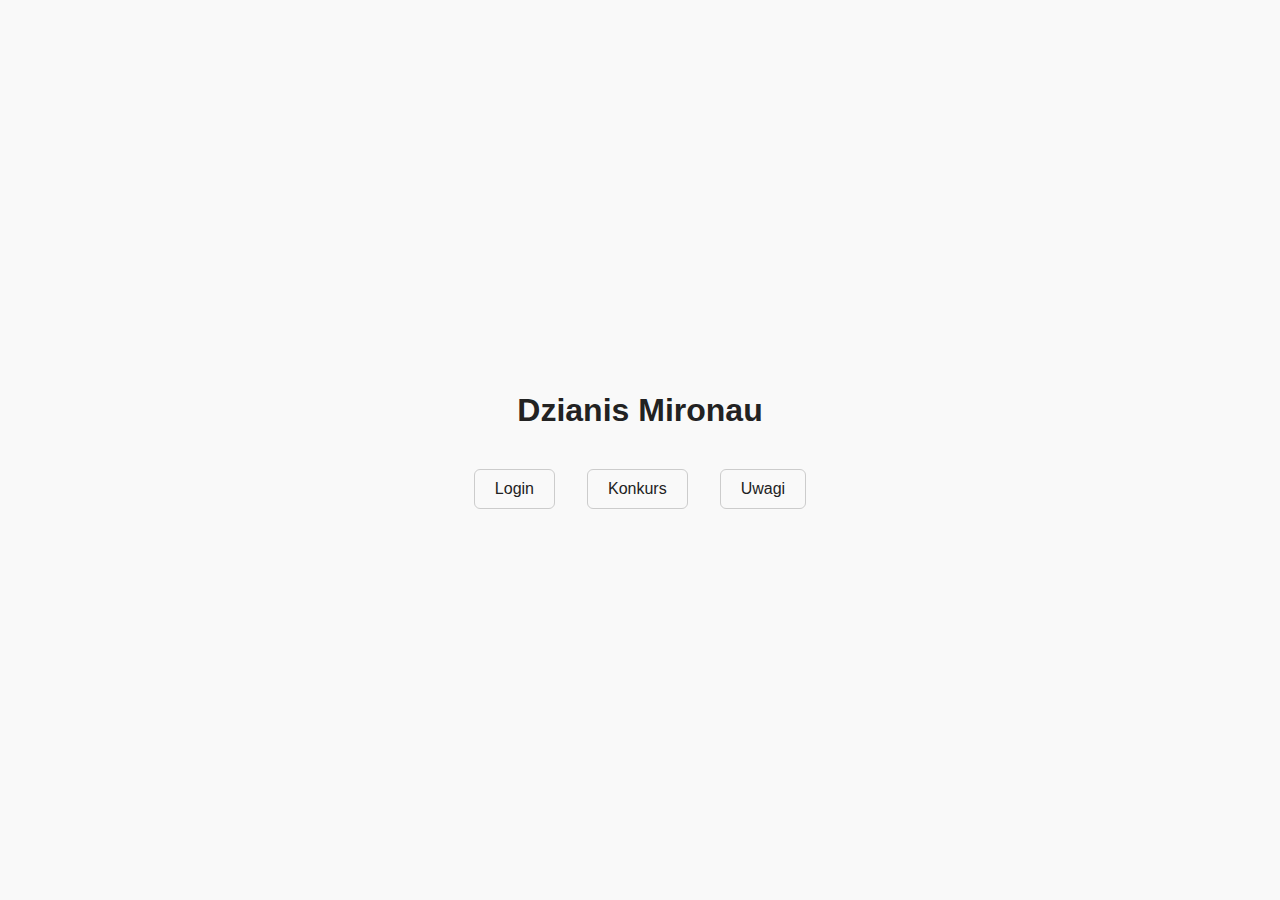
<file: lab-1/index.html>
<!DOCTYPE html>
<html lang="pl">
  <head>
    <meta charset="UTF-8" />
    <title>Lab 1</title>
    <link rel="stylesheet" href="css/main.css" />
  </head>
  <body>
    <div class="container">
      <h1>Dzianis Mironau</h1>
      <nav>
        <a href="login.html">Login</a>
        <a href="konkurs.html">Konkurs</a>
        <a href="uwagi.html">Uwagi</a>
      </nav>
    </div>
  </body>
</html>
</file>
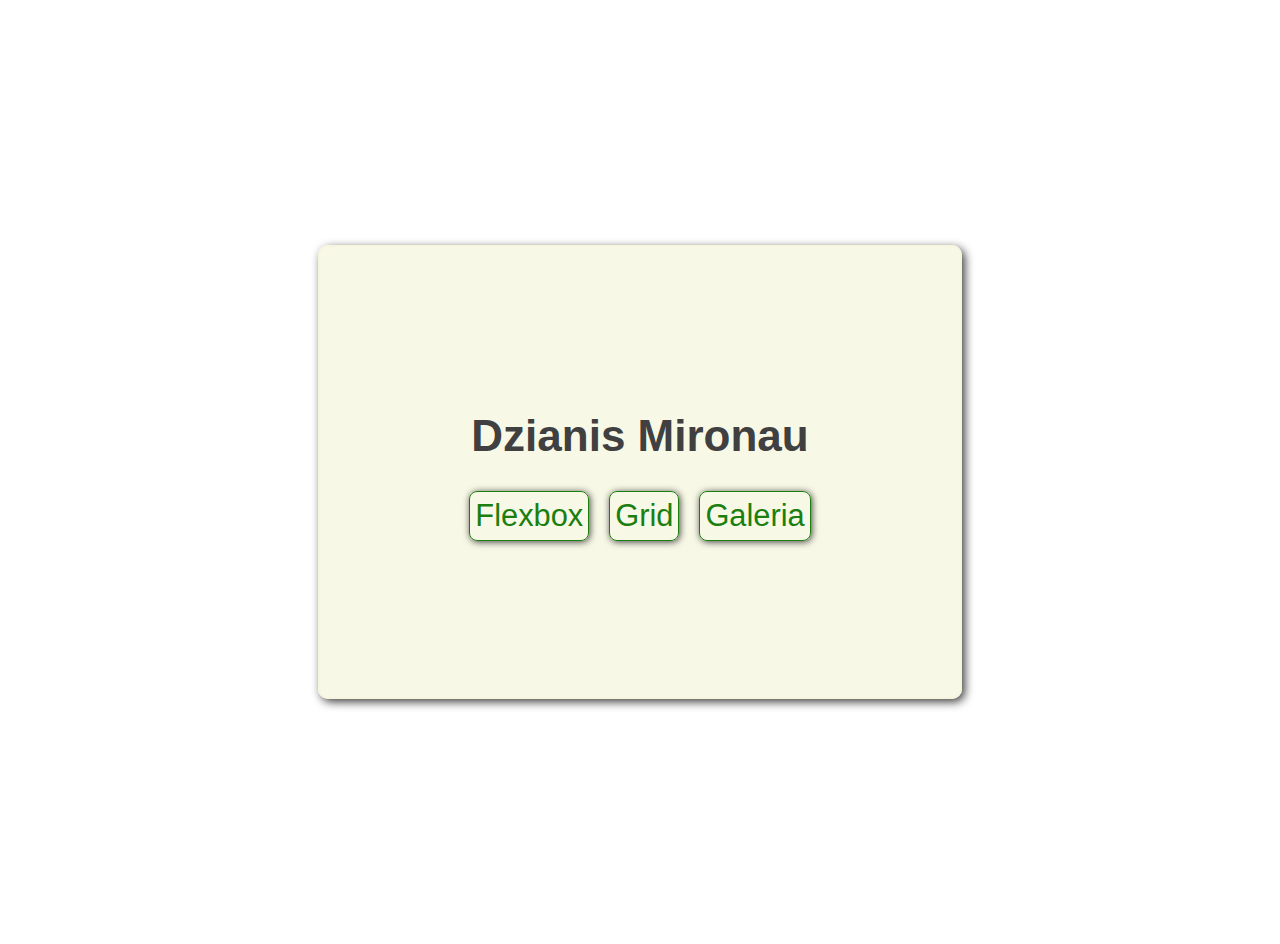
<file: lab-2/index.html>
<!DOCTYPE html>
<html lang="pl">
  <head>
    <meta charset="UTF-8" />
    <title>Lab 2</title>
    <link rel="stylesheet" href="css/style.css" />
  </head>
  <body>
    <div class="container">
      <h1>Dzianis Mironau</h1>
      <nav>
        <a href="flex.html">Flexbox</a>
        <a href="grid.html">Grid</a>
        <a href="galeria.html">Galeria</a>
      </nav>
    </div>
  </body>
</html>
</file>
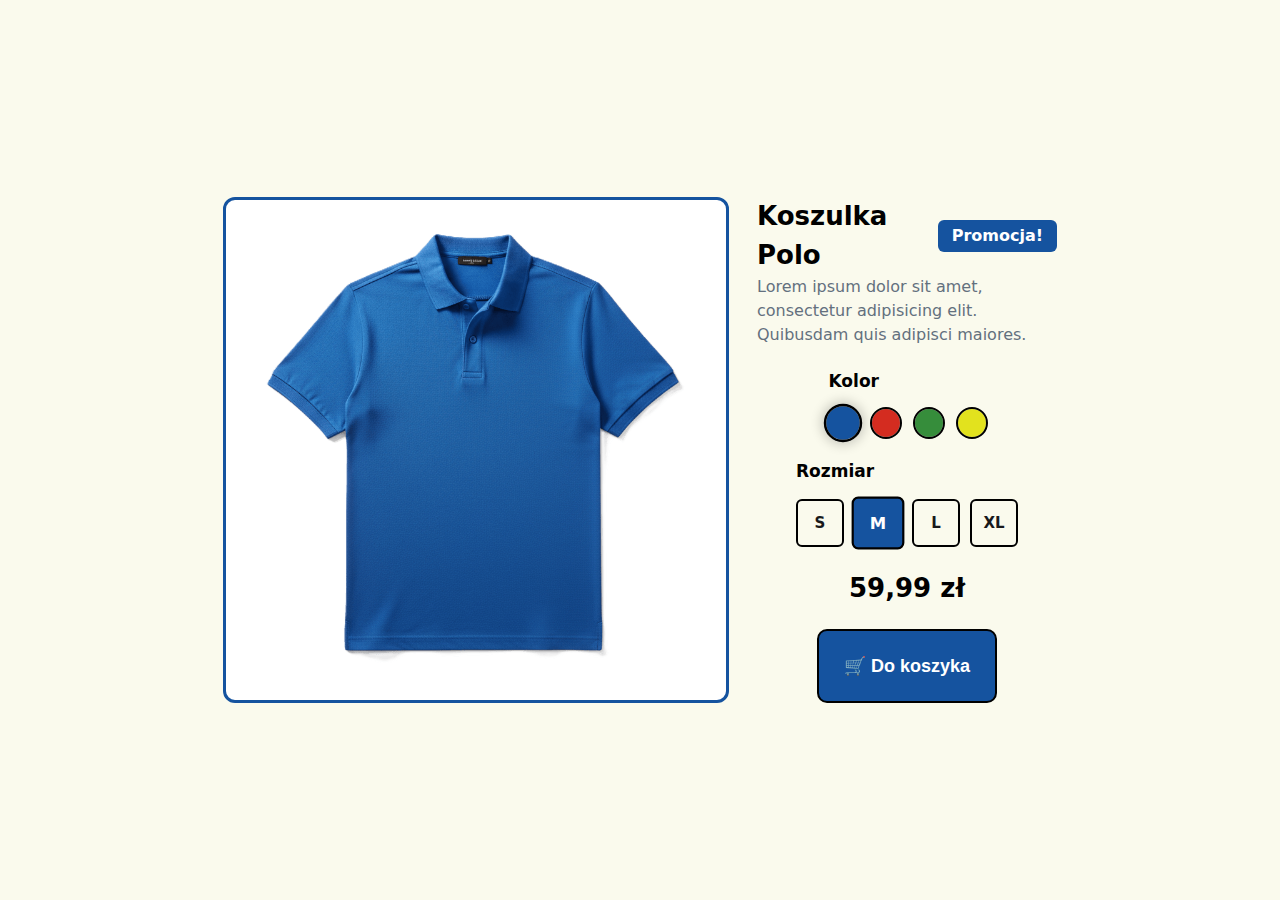
<file: lab-3/index.html>
<!DOCTYPE html>
<html lang="pl">
  <head>
    <meta charset="UTF-8" />
    <meta name="viewport" content="width=device-width, initial-scale=1.0" />
    <title>Lab-3</title>
    <link rel="stylesheet" href="css/style.css" />
  </head>
  <body>
    <main class="page">
      <form id="variant">
        <input type="radio" class="visually-hidden" id="color-blue" name="color" checked />
        <input type="radio" class="visually-hidden" id="color-red" name="color" />
        <input type="radio" class="visually-hidden" id="color-green" name="color" />
        <input type="radio" class="visually-hidden" id="color-yellow" name="color" />

        <input type="radio" class="visually-hidden" id="size-s" name="size" />
        <input type="radio" class="visually-hidden" id="size-m" name="size" checked />
        <input type="radio" class="visually-hidden" id="size-l" name="size" />
        <input type="radio" class="visually-hidden" id="size-xl" name="size" />
      </form>

      <section class="polo-images">
        <div class="image" aria-label="Koszulka Polo"></div>
      </section>

      <section class="panel">
        <header class="header">
          <h1>Koszulka Polo</h1>
          <span class="promotion">Promocja!</span>
          <p class="description">
            Lorem ipsum dolor sit amet, consectetur adipisicing elit. Quibusdam
            quis adipisci maiores.
          </p>
        </header>

        <fieldset class="colors-choice">
          <legend>Kolor</legend>
          <div class="swatches">
            <label for="color-blue" title="Niebieski"></label>
            <label for="color-red" title="Czerwony"></label>
            <label for="color-green" title="Zielony"></label>
            <label for="color-yellow" title="Żółty"></label>
          </div>
        </fieldset>

        <fieldset class="sizes">
          <legend>Rozmiar</legend>
          <div class="size-grid" role="radiogroup">
            <label for="size-s" class="size">S</label>
            <label for="size-m" class="size">M</label>
            <label for="size-l" class="size">L</label>
            <label for="size-xl" class="size">XL</label>
          </div>
        </fieldset>

        <div class="price">59,99 zł</div>
        <button type="submit" form="variant">🛒 Do koszyka</button>
    </main>
  </body>
</html>
</file>
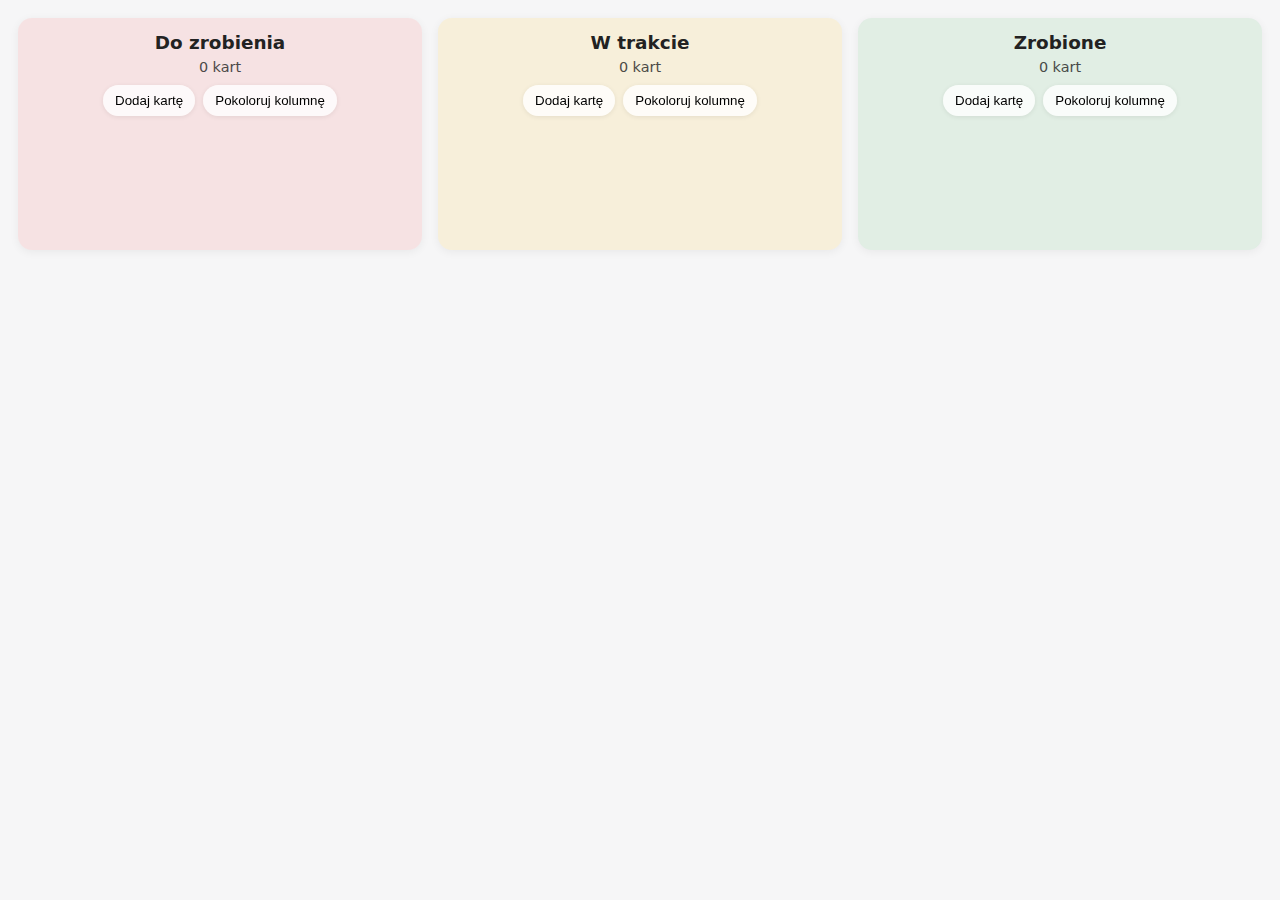
<file: lab-4/index.html>
<!DOCTYPE html>
<html lang="pl">
  <head>
    <meta charset="utf-8" />
    <meta name="viewport" content="width=device-width,initial-scale=1" />
    <title>lab-4 Kanban</title>
    <link rel="stylesheet" href="css/style.css" />
  </head>
  <body>
    <main id="app">
      <section class="column" data-col="todo" aria-label="Do zrobienia">
        <header class="column__header">
          <h2 class="column__title">Do zrobienia</h2>
          <div class="column__counter" aria-live="polite">
            <span data-counter>0</span> kart
          </div>
          <div class="column__actions">
            <button class="btn btn-add" data-action="add">Dodaj kartę</button>
            <button class="btn btn-paint" data-action="paint">
              Pokoloruj kolumnę
            </button>
          </div>
        </header>
        <div class="column__cards" data-dropzone></div>
      </section>

      <section class="column" data-col="inprogress" aria-label="W trakcie">
        <header class="column__header">
          <h2 class="column__title">W trakcie</h2>
          <div class="column__counter" aria-live="polite">
            <span data-counter>0</span> kart
          </div>
          <div class="column__actions">
            <button class="btn btn-add" data-action="add">Dodaj kartę</button>
            <button class="btn btn-paint" data-action="paint">
              Pokoloruj kolumnę
            </button>
          </div>
        </header>
        <div class="column__cards" data-dropzone></div>
      </section>

      <section class="column" data-col="done" aria-label="Zrobione">
        <header class="column__header">
          <h2 class="column__title">Zrobione</h2>
          <div class="column__counter" aria-live="polite">
            <span data-counter>0</span> kart
          </div>
          <div class="column__actions">
            <button class="btn btn-add" data-action="add">Dodaj kartę</button>
            <button class="btn btn-paint" data-action="paint">
              Pokoloruj kolumnę
            </button>
          </div>
        </header>
        <div class="column__cards" data-dropzone></div>
      </section>
    </main>

    <template id="card-template">
      <article class="card" draggable="true">
        <div class="card__top">
          <button
            class="card__arrow card__arrow--left"
            data-card-action="left"
            aria-label="Przenieś w lewo"
          >
            ←
          </button>
          <button
            class="card__close"
            data-card-action="delete"
            aria-label="Usuń kartę"
          >
            ×
          </button>
          <button
            class="card__arrow card__arrow--right"
            data-card-action="right"
            aria-label="Przenieś w prawo"
          >
            →
          </button>
        </div>
        <div
          class="card__content"
          contenteditable="true"
          spellcheck="false"
          data-role="content"
        >
          Nowa karta
        </div>
      </article>
    </template>

    <script src="js/script.js" defer></script>
  </body>
</html>
</file>
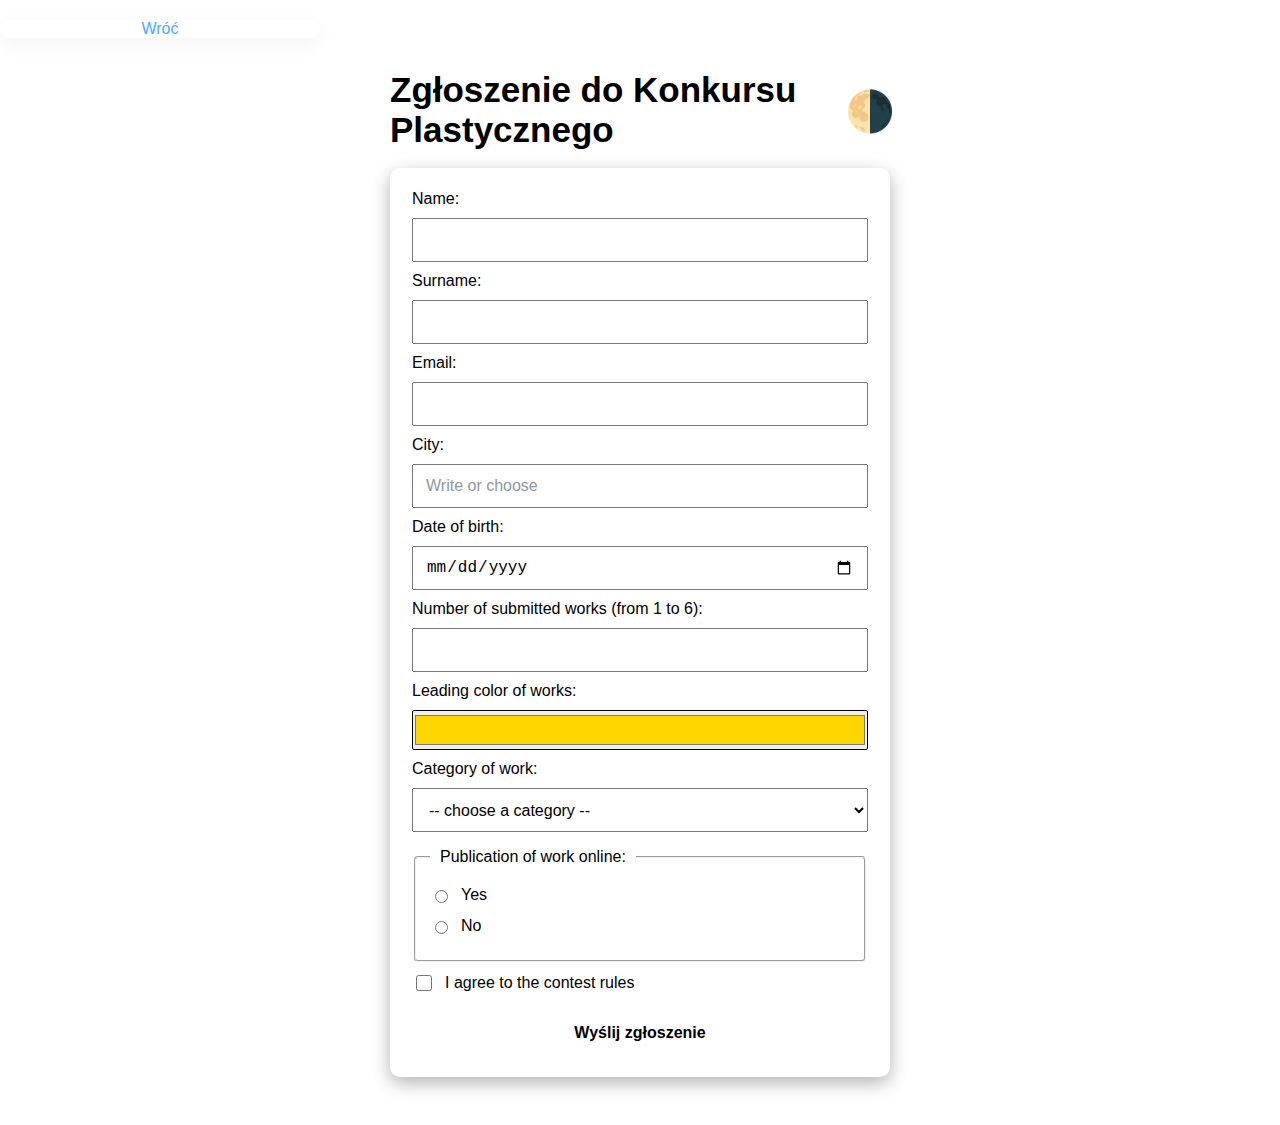
<file: lab-1/konkurs.html>
<!DOCTYPE html>
<html lang="en">
  <head>
    <meta charset="UTF-8" />
    <meta name="viewport" content="width=device-width, initial-scale=1.0" />
    <link rel="stylesheet" href="css/konkurs.css" />
    <title>Art Competition</title>
  </head>
  <body>
    <p class="back-link">
      <a href="index.html">Wróć</a>
    </p>
    <input type="checkbox" id="theme" class="theme-toggle" hidden />
    <div class="wrap">
      <header class="page-head">
        <h1>Zgłoszenie do Konkursu Plastycznego</h1>
        <label
          for="theme"
          class="moon"
          aria-label="Switch skin: light / dark"
          title="Change theme"
        >
          🌗
        </label>
      </header>

      <form
        action="https://httpbin.org/post"
        method="get"
        class="card competition-form"
      >
        <label for="name">Name:</label>
        <input type="text" name="name" id="name" maxlength="30" required />

        <label for="surname">Surname:</label>
        <input
          type="text"
          name="surname"
          id="surname"
          maxlength="50"
          required
        />

        <label for="email">Email:</label>
        <input type="email" name="email" id="email" required />

        <label for="city">City:</label>
        <input
          list="cities"
          name="city"
          id="city"
          placeholder="Write or choose"
          required
          title="City"
        />
        <datalist id="cities">
          <option value="Warszawa"></option>
          <option value="Kraków"></option>
          <option value="Gdańsk"></option>
          <option value="Poznań"></option>
          <option value="Wrocław"></option>
        </datalist>

        <label for="birth">Date of birth:</label>
        <input type="date" name="date_of_birth" id="birth" required />

        <label for="number">Number of submitted works (from 1 to 6):</label>
        <input
          type="number"
          name="number_of_works"
          id="number"
          inputmode="numeric"
          min="1"
          max="6"
          step="1"
          required
        />

        <label for="color">Leading color of works:</label>
        <input
          type="color"
          id="color"
          name="leading_color"
          value="#ffd700"
          required
        />

        <label for="category">Category of work:</label>
        <select
          name="category"
          id="category"
          title="Category selection"
          required
        >
          <option value="" selected disabled>-- choose a category --</option>
          <option>Figure</option>
          <option>Painting</option>
          <option>Computer graphics</option>
          <option>Sculpture</option>
          <option>Other</option>
        </select>

        <fieldset class="fieldset-form">
          <legend>Publication of work online:</legend>
          <label class="form-line">
            <input type="radio" name="publication" value="yes" required />
            <span>Yes</span>
          </label>

          <label class="form-line">
            <input type="radio" name="publication" value="no" />
            <span>No</span>
          </label>
        </fieldset>

        <label class="agree">
          <input type="checkbox" name="rules" required />
          <span>I agree to the contest rules</span>
        </label>

        <button type="submit" class="btn-primary">Wyślij zgłoszenie</button>
      </form>
    </div>
  </body>
</html>
</file>
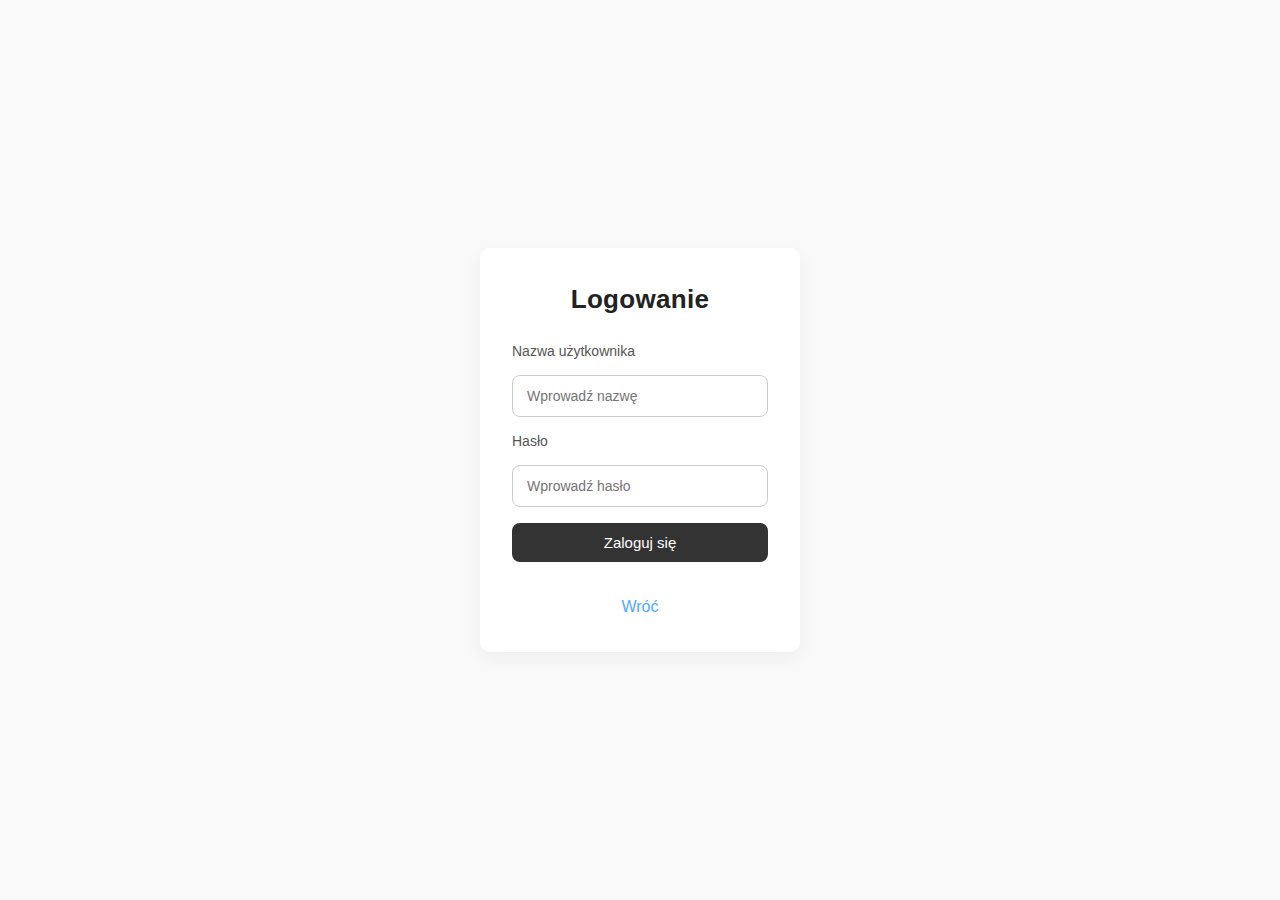
<file: lab-1/login.html>
<!DOCTYPE html>
<html lang="pl">
  <head>
    <meta charset="UTF-8" />
    <meta name="viewport" content="width=device-width, initial-scale=1.0" />
    <title>Logowanie</title>
    <link rel="stylesheet" href="css/main.css" />
  </head>
  <body>
    <div class="login-container">
      <h2>Logowanie</h2>
      <form action="https://httpbin.org/post" method="post">
        <label for="username">Nazwa użytkownika</label>
        <input
          type="text"
          id="username"
          name="username"
          placeholder="Wprowadź nazwę"
          required
        />

        <label for="password">Hasło</label>
        <input
          type="password"
          id="password"
          name="password"
          placeholder="Wprowadź hasło"
          required
        />

        <button type="submit">Zaloguj się</button>
        <p class="back-link">
          <a href="index.html">Wróć</a>
        </p>
      </form>
    </div>
  </body>
</html>
</file>
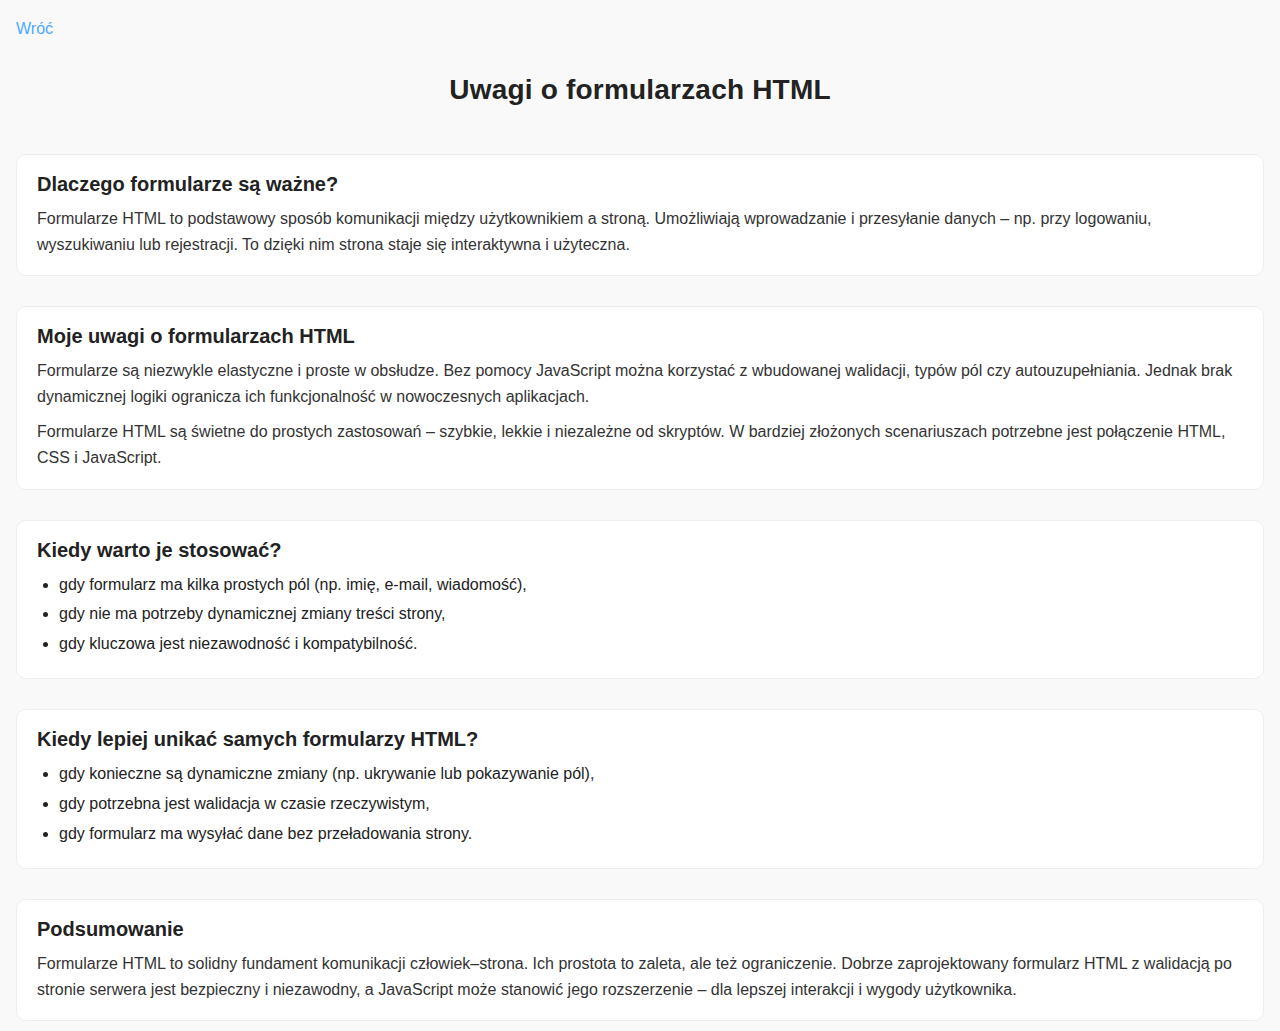
<file: lab-1/uwagi.html>
<!DOCTYPE html>
<html lang="pl">
  <head>
    <meta charset="UTF-8" />
    <meta name="viewport" content="width=device-width, initial-scale=1.0" />
    <link rel="stylesheet" href="css/main.css" />
    <title>Uwagi o formularzach HTML</title>
  </head>
  <body>
    <main>
      <p class="back-link">
        <a href="index.html">Wróć</a>
      </p>
      <header>
        <h1>Uwagi o formularzach HTML</h1>
      </header>
      <article>
        <section>
          <h2>Dlaczego formularze są ważne?</h2>
          <p>
            Formularze HTML to podstawowy sposób komunikacji między
            użytkownikiem a stroną. Umożliwiają wprowadzanie i przesyłanie
            danych – np. przy logowaniu, wyszukiwaniu lub rejestracji. To dzięki
            nim strona staje się interaktywna i użyteczna.
          </p>
        </section>

        <section>
          <h2>Moje uwagi o formularzach HTML</h2>
          <p>
            Formularze są niezwykle elastyczne i proste w obsłudze. Bez pomocy
            JavaScript można korzystać z wbudowanej walidacji, typów pól czy
            autouzupełniania. Jednak brak dynamicznej logiki ogranicza ich
            funkcjonalność w nowoczesnych aplikacjach.
          </p>
          <p>
            Formularze HTML są świetne do prostych zastosowań – szybkie, lekkie
            i niezależne od skryptów. W bardziej złożonych scenariuszach
            potrzebne jest połączenie HTML, CSS i JavaScript.
          </p>
        </section>

        <section>
          <h2>Kiedy warto je stosować?</h2>
          <ul>
            <li>
              gdy formularz ma kilka prostych pól (np. imię, e-mail, wiadomość),
            </li>
            <li>gdy nie ma potrzeby dynamicznej zmiany treści strony,</li>
            <li>gdy kluczowa jest niezawodność i kompatybilność.</li>
          </ul>
        </section>

        <section>
          <h2>Kiedy lepiej unikać samych formularzy HTML?</h2>
          <ul>
            <li>
              gdy konieczne są dynamiczne zmiany (np. ukrywanie lub pokazywanie
              pól),
            </li>
            <li>gdy potrzebna jest walidacja w czasie rzeczywistym,</li>
            <li>gdy formularz ma wysyłać dane bez przeładowania strony.</li>
          </ul>
        </section>

        <section>
          <h2>Podsumowanie</h2>
          <p>
            Formularze HTML to solidny fundament komunikacji człowiek–strona.
            Ich prostota to zaleta, ale też ograniczenie. Dobrze zaprojektowany
            formularz HTML z walidacją po stronie serwera jest bezpieczny i
            niezawodny, a JavaScript może stanowić jego rozszerzenie – dla
            lepszej interakcji i wygody użytkownika.
          </p>
        </section>
      </article>
    </main>
  </body>
</html>
</file>
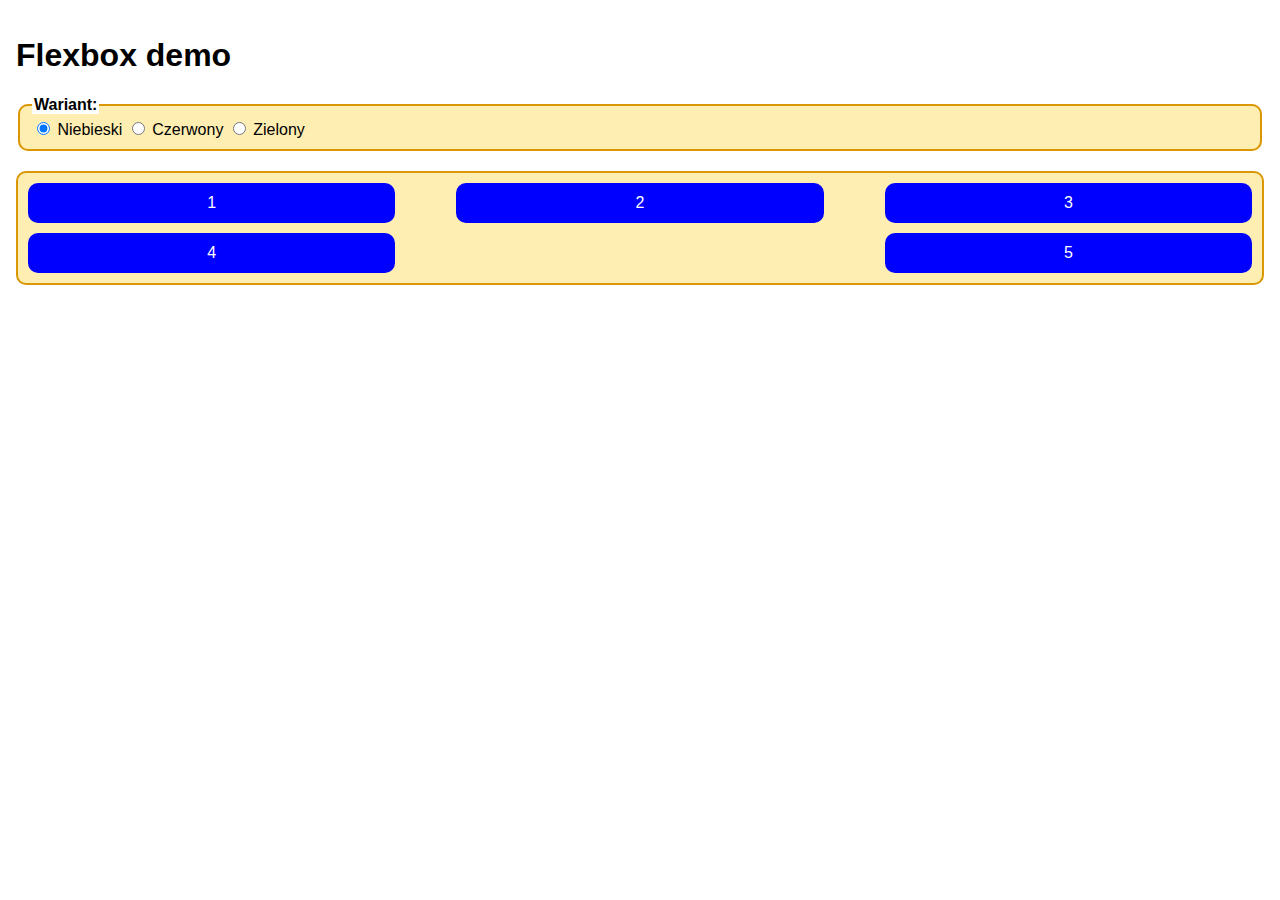
<file: lab-2/flex.html>
<!DOCTYPE html>
<html lang="pl">
  <head>
    <meta charset="UTF-8" />
    <meta name="viewport" content="width=device-width, initial-scale=1.0" />
    <title>Flexbox Demo</title>
    <link rel="stylesheet" href="css/flex.css" />
  </head>
  <body>
    <h1>Flexbox demo</h1>
    <header>
      <fieldset class="theme-picker">
        <legend>Wariant:</legend>
        <label>
          <input type="radio" name="version" value="blue" checked />
          Niebieski
        </label>
        <label
          ><input type="radio" name="version" value="red" />
          Czerwony
        </label>
        <label>
          <input type="radio" name="version" value="green" />
          Zielony
        </label>
      </fieldset>
    </header>
    <div class="container">
      <div class="item">1</div>
      <div class="item">2</div>
      <div class="item">3</div>
      <div class="item">4</div>
      <div class="item">5</div>
    </div>
  </body>
</html>
</file>
<file: lab-1/css/main.css>
* {
  margin: 0;
  padding: 0;
  box-sizing: border-box;
}

body {
  font-family: 'Inter', 'Segoe UI', Arial, sans-serif;
  background-color: #f9f9f9;
  color: #222;
  display: flex;
  justify-content: center;
  align-items: center;
  height: 100vh;
}

.container {
  text-align: center;
}

h1 {
  font-size: 32px;
  font-weight: 600;
  margin-bottom: 40px;
}

nav {
  display: flex;
  justify-content: center;
  gap: 32px;
}

nav a {
  text-decoration: none;
  color: #222;
  font-size: 16px;
  padding: 10px 20px;
  border: 1px solid #ccc;
  border-radius: 6px;
}

.login-container {
  background-color: #fff;
  padding: 36px 32px;
  border-radius: 10px;
  box-shadow: 0 6px 20px rgba(0, 0, 0, 0.05);
  width: 320px;
  text-align: center;
}

.login-container h2 {
  font-size: 26px;
  font-weight: 600;
  margin-bottom: 28px;
  letter-spacing: 0.3px;
  color: #222;
}

.login-container form {
  display: flex;
  flex-direction: column;
  gap: 16px;
}

.login-container label {
  text-align: left;
  font-size: 14px;
  color: #555;
}

.login-container input[type='text'],
.login-container input[type='password'] {
  padding: 12px 14px;
  font-size: 14px;
  border: 1px solid #ccc;
  border-radius: 8px;
  background: #fff;
  outline: none;
  transition: border-color 0.2s ease, box-shadow 0.2s ease;
}

.login-container input[type='text']:focus,
.login-container input[type='password']:focus {
  border-color: #333;
  box-shadow: 0 0 0 3px rgba(34, 34, 34, 0.08);
}

.login-container button {
  padding: 11px 14px;
  font-size: 15px;
  background: #333;
  color: #fff;
  border: none;
  border-radius: 8px;
  cursor: pointer;
  font-weight: 500;
  transition: background-color 0.2s ease, transform 0.08s ease;
}

.login-container button:hover {
  background: #555;
}

.login-container button:active {
  transform: translateY(1px);
}

.back-link {
  margin-top: 20px;
  justify-content: center;
}

.back-link a {
  color: #4da8ff;
  text-decoration: none;
  transition: color 0.3s;
}

.back-link a:hover {
  color: #ffcc00;
}

header {
  width: 100%;
  padding: 24px 16px 8px;
}

header h1 {
  font-size: 28px;
  font-weight: 600;
  text-align: center;
  margin-top: 12px;
  letter-spacing: 0.2px;
  color: #222;
}

main {
  width: 100%;
  padding: 0 16px 48px;
  margin: 0 auto;
}

body > header,
body > main {
  align-self: stretch;
}

article {
  display: grid;
  gap: 20px;
}

section {
  background: #fff;
  border: 1px solid #eee;
  border-radius: 10px;
  padding: 18px 20px;
  margin-bottom: 10px;
}

section h2 {
  font-size: 20px;
  font-weight: 600;
  margin-bottom: 10px;
  color: #222;
}

section p {
  line-height: 1.6;
  color: #333;
}

section p + p {
  margin-top: 10px;
}

section ul {
  margin-top: 6px;
  padding-left: 22px;
  line-height: 1.6;
}

section li {
  list-style: disc;
  margin: 4px 0;
}

main a {
  color: inherit;
  text-decoration: underline;
  text-underline-offset: 2px;
}
</file>
<file: lab-3/css/style.css>
:root {
  --image-max: 500px;
  --panel-width: 300px;
  --gap: 28px;
  --radius: 12px;
  --ring: 3px;
  --sw: 28px;
  --sel-scale: 0.78;

  --color-blue: #15539f;
  --color-red: #d42c20;
  --color-green: #368d3b;
  --color-yellow: #e2e21e;
  --ink: #18191b;
}

*,
*::before,
*::after {
  box-sizing: border-box;
}

html {
  font-size: 16px;
  font-family: system-ui, sans-serif;
  line-height: 1.5;
}

html,
body {
  height: 100%;
  overflow-x: hidden;
}
body {
  margin: 0;
  background: #f5f5dc80;
  display: grid;
  place-items: center;
}

.visually-hidden {
  position: absolute;
  width: 1px;
  height: 1px;
  margin: -1px;
  padding: 0;
  border: 0;
  clip-path: inset(50%);
  overflow: hidden;
}

.page {
  --brand: var(--color-blue);
  --img: url('../img/polo_b.png');

  width: min(
    calc(var(--image-max)+var(--gap)+var(--panel-w)),
    calc(100vw - 48px)
  );
  display: flex;
  flex-wrap: wrap;
  gap: var(--gap);
  justify-content: center;
  align-items: stretch;
  margin: 30px;
}
.page:has(#color-blue:checked) {
  --brand: var(--color-blue);
  --img: url('../img/polo_b.png');
}
.page:has(#color-red:checked) {
  --brand: var(--color-red);
  --img: url('../img/polo_r.png');
}
.page:has(#color-green:checked) {
  --brand: var(--color-green);
  --img: url('../img/polo_g.png');
}
.page:has(#color-yellow:checked) {
  --brand: var(--color-yellow);
  --img: url('../img/polo_y.png');
}

#variant {
  position: absolute;
  inline-size: 0;
  block-size: 0;
  padding: 0;
  margin: 0;
  overflow: hidden;
  clip-path: inset(50%);
}

.polo-images {
  display: grid;
  place-items: center;
  margin: auto;
  width: fit-content;
  height: fit-content;
  border: var(--ring) solid var(--brand);
  border-radius: var(--radius);
  background: #fff;
  flex: 0 0 auto;
}
.polo-images .image {
  width: min(var(--image-max), calc(100vw - 48px));
  aspect-ratio: 1/1;
  background: no-repeat center/contain var(--img);
}

.panel {
  display: flex;
  flex-direction: column;
  justify-content: space-between;
  gap: 8px;
  flex: 0 0 var(--panel-width);
  width: var(--panel-width);
  max-width: 100%;
  justify-self: center;
}

.header {
  display: grid;
  grid-template-columns: 1fr auto;
  align-items: center;
}

.header h1 {
  margin: 0;
  font-size: 26px;
  font-weight: 700;
}

.header .promotion {
  background: var(--brand);
  color: #fff;
  font-weight: 700;
  padding: 4px 14px;
  border-radius: 6px;
  width: fit-content;
}

.header .description {
  grid-column: 1/-1;
  margin: 0;
  color: #63707e;
  font-weight: 400;
}

fieldset,
legend {
  margin: 0;
  padding: 0;
  border: 0;
  width: fit-content;
  align-self: center;
}

legend {
  margin-bottom: 15px;
  font-weight: 700;
  font-size: 17px;
}

.colors,
.sizes {
  justify-self: center;
  display: inline-grid;
  justify-items: center;
}

.swatches {
  display: flex;
  gap: 15px;
  align-items: center;
}

.swatches label {
  width: var(--sw);
  height: var(--sw);
  background: var(--color);
  border-radius: 50%;
  outline: 2px solid #000;
  display: grid;
  place-items: center;
  cursor: pointer;
  --color: #000;
  --active: 0;
  transition: transform 0.3s ease, box-shadow 0.3s ease, border-color 0.3s ease;
}

.swatches label:hover {
  transform: scale(var(--sel-scale));
  box-shadow: 0 0 8px 2px rgba(0, 0, 0, 0.15);
}

.swatches label::after {
  width: 100%;
  height: 100%;
  border-radius: 50%;
  background: var(--color);
  transform-origin: center;
  transform: scale(calc(1 - (1 - var(--sel-scale)) * var(--active)));
}

.colors-choice .swatches label[for='color-blue'] {
  --color: var(--color-blue);
}
.colors-choice .swatches label[for='color-red'] {
  --color: var(--color-red);
}
.colors-choice .swatches label[for='color-green'] {
  --color: var(--color-green);
}
.colors-choice .swatches label[for='color-yellow'] {
  --color: var(--color-yellow);
}

.page:has(#color-blue:checked) .swatches label[for='color-blue'],
.page:has(#color-red:checked) .swatches label[for='color-red'],
.page:has(#color-green:checked) .swatches label[for='color-green'],
.page:has(#color-yellow:checked) .swatches label[for='color-yellow'] {
  --active: 1;
  transform: scale(1.2);
  box-shadow: 0 0 10px 4px rgba(0, 0, 0, 0.2);
  border-color: var(--brand);
}

.size-grid {
  display: grid;
  grid-template-columns: repeat(4, 4fr);
  gap: 10px;
}

.size {
  display: grid;
  place-items: center;
  width: 48px;
  height: 48px;
  border: 2px solid #000;
  border-radius: 6px;
  cursor: pointer;
  background-image: linear-gradient(var(--brand), var(--brand));
  background-repeat: no-repeat;
  background-size: calc(var(--sel, 0) * 100%) 100%;
  color: color-mix(
    in srgb,
    var(--ink) calc((1 - var(--sel, 0)) * 100%),
    #fff calc(var(--sel, 0) * 100%)
  );
  font-weight: 700;
  font-size: 15px;
  transition: transform 0.5s ease, background-color 0.5s ease;
}

.page:has(#size-s:checked) .size[for='size-s'],
.page:has(#size-m:checked) .size[for='size-m'],
.page:has(#size-l:checked) .size[for='size-l'],
.page:has(#size-xl:checked) .size[for='size-xl'] {
  --sel: 1;
  background-color: var(--brand);
  color: #fff;
  transform: scale(1.1);
}

@keyframes tilt {
  0%,
  100% {
    transform: rotate(-3deg);
  }
  50% {
    transform: rotate(3deg);
  }
}

.size:hover {
  animation: tilt 0.5s infinite;
  background-color: rgba(var(--brand), 0.8);
}

.price {
  font-size: 26px;
  font-weight: 700;
  text-align: center;
}

button {
  appearance: none;
  border: 2px solid #000;
  padding: 24px 18px;
  border-radius: 10px;
  background: var(--brand);
  color: #fff;
  font-weight: 700;
  font-size: 18px;
  width: 180px;
  align-self: center;
  cursor: pointer;
}

button:hover {
  transform: scale(0.97);
}
</file>
<file: lab-4/css/style.css>
:root {
  --gap: 12px;
  --radius: 14px;
  --shadow: 0 2px 10px rgba(0, 0, 0, 0.06);
  --col-todo: rgba(255, 0, 0, 0.08);
  --col-inprogress: rgba(255, 193, 7, 0.12);
  --col-done: rgba(40, 167, 69, 0.1);
}

* {
  box-sizing: border-box;
}
html,
body {
  height: 100%;
}
body {
  margin: 0;
  font-family: system-ui, -apple-system, Segoe UI, Roboto, Ubuntu, Cantarell,
    'Helvetica Neue', Arial, 'Noto Sans', 'Apple Color Emoji', 'Segoe UI Emoji',
    'Segoe UI Symbol';
  background: #f6f6f7;
  color: #222;
}

#app {
  display: grid;
  grid-template-columns: repeat(3, minmax(280px, 1fr));
  gap: 16px;
  padding: 18px;
  max-width: 1280px;
  margin: 0 auto;
}

.column {
  background: white;
  border-radius: var(--radius);
  box-shadow: var(--shadow);
  overflow: hidden;
  display: flex;
  flex-direction: column;
}
.column[data-col='todo'] {
  background: var(--col-todo);
}
.column[data-col='inprogress'] {
  background: var(--col-inprogress);
}
.column[data-col='done'] {
  background: var(--col-done);
}

.column__header {
  padding: 14px;
  text-align: center;
}
.column__title {
  margin: 0 0 6px;
  font-size: 1.15rem;
  font-weight: 700;
}
.column__counter {
  margin: 0 auto 10px;
  font-size: 0.9rem;
  opacity: 0.8;
}
.column__actions {
  display: flex;
  gap: 8px;
  justify-content: center;
  flex-wrap: wrap;
}

.btn {
  border: 0;
  border-radius: 999px;
  padding: 8px 12px;
  background: #ffffffcc;
  backdrop-filter: blur(6px);
  cursor: pointer;
  box-shadow: 0 1px 5px rgba(0, 0, 0, 0.08);
}
.btn:hover {
  transform: translateY(-1px);
}
.btn:active {
  transform: translateY(0);
}

.column__cards {
  padding: 12px;
  display: grid;
  grid-template-columns: repeat(2, minmax(0, 1fr));
  gap: var(--gap);
  align-content: start;
  min-height: 120px;
}

.card {
  border-radius: 12px;
  box-shadow: var(--shadow);
  background: #fff;
  display: flex;
  flex-direction: column;
  aspect-ratio: 4 / 5;
  overflow: hidden;
  user-select: none;
}
.card[draggable='true'] {
  cursor: grab;
}
.card:active {
  cursor: grabbing;
}

.card__top {
  height: 32px;
  display: grid;
  grid-template-columns: 1fr 32px 1fr;
  align-items: center;
  padding: 4px;
  gap: 4px;
}

.card__close {
  position: static;
  justify-self: center;
  width: 28px;
  height: 28px;
  line-height: 26px;
  border-radius: 50%;
  border: none;
  font-size: 18px;
  background: rgba(255, 255, 255, 0.9);
  box-shadow: 0 1px 4px rgba(0, 0, 0, 0.1);
  cursor: pointer;
}

.card__arrow {
  border: none;
  background: rgba(255, 255, 255, 0.9);
  padding: 4px 8px;
  border-radius: 999px;
  box-shadow: 0 1px 4px rgba(0, 0, 0, 0.1);
  cursor: pointer;
}

.card__arrow--left {
  grid-column: 1;
  justify-self: start;
}
.card__close {
  grid-column: 2;
  justify-self: center;
}
.card__arrow--right {
  grid-column: 3;
  justify-self: end;
}

.card__content {
  flex: 1;
  margin: 6px 8px 10px;
  background: rgba(255, 255, 255, 0.65);
  border-radius: 8px;
  padding: 8px;
  outline: none;
  overflow: auto;
}

.placeholder {
  border: 2px dashed rgba(0, 0, 0, 0.2);
  border-radius: 12px;
  height: 100%;
  min-height: 60px;
}

@media (max-width: 900px) {
  #app {
    grid-template-columns: 1fr;
  }
  .column__cards {
    grid-template-columns: repeat(2, minmax(0, 1fr));
  }
}
</file>
<file: lab-1/css/konkurs.css>
* {
  font-size: 16px;
}
body {
  margin: 0;
  background: var(--bg);
  color: var(--text);
  font-family: 'Segoe UI', Tahoma, Geneva, Verdana, sans-serif;
  transition: background 0.25s ease, color 0.25s ease;
}

.wrap {
  max-width: 500px;
  margin: 32px auto 48px;
  padding: 0 16px;
}

.page-head {
  display: flex;
  align-items: center;
  justify-content: space-between;
  margin-bottom: 18px;
}

.page-head h1 {
  margin: 0;
  font-size: 35px;
}

.moon {
  display: inline-grid;
  place-items: center;
  width: 45px;
  height: 45px;
  font-size: 40px;
  background: transparent;
  border: none;
  box-shadow: none;
  cursor: pointer;
  transition: transform 0.3s;
}

.moon:hover {
  transform: scale(1.1);
}

.card {
  background: var(--card);
  border: 1px solid var(--border);
  border-radius: 10px;
  padding: 22px;
  box-shadow: 0 6px 18px rgba(0, 0, 0, 0.3);
  transition: background 0.25s ease, border-color 0.25s ease,
    box-shadow 0.25s ease;
}

.competition-form {
  display: grid;
  grid-template-columns: 1fr;
  gap: 10px;
}
.competition-form label {
  color: var(--text);
}

.competition-form input[type='text'],
.competition-form input[type='email'],
.competition-form input[list],
.competition-form input[type='date'],
.competition-form input[type='number'] {
  block-size: 20px;
  padding: 10px 12px;
  /* outline: none; */
  cursor: pointer;
}
.competition-form select {
  block-size: 44px;
  padding: 10px 12px;
  /* outline: none; */
  cursor: pointer;
}

#city::placeholder {
  color: #8f98a1;
}

.competition-form input[type='color'] {
  block-size: 40px;
  padding: 0;
  border-radius: 2px;
  cursor: pointer;
  width: 100%;
}

.fieldset-form {
  margin-top: 6px;
  border-radius: 4px;
  padding: 12px 14px;
}

.fieldset-form legend {
  padding: 0 10px;
}

.form-line {
  display: flex;
  align-items: center;
  gap: 10px;
  margin: 8px 0 13px 0;
}

.form-line input[type='radio'] {
  accent-color: var(--focus);
}

.agree {
  display: flex;
  align-items: center;
  gap: 10px;
}

.agree input[type='checkbox'] {
  inline-size: 16px;
  block-size: 16px;
  accent-color: var(--focus);
}

.btn-primary {
  margin-top: 6px;
  block-size: 45px;
  border: none;
  border-radius: 5px;
  background-color: var(--btn);
  color: var(--card);
  font-weight: 600;
  cursor: pointer;
  transition: background 0.3s ease;
}
.btn-primary:hover {
  background-color: var(--btn-hover);
}

.back-link {
  font-family: 'Inter', 'Segoe UI', Arial, sans-serif;
  margin-top: 20px;
  border-radius: 10px;
  box-shadow: 0 6px 20px rgba(0, 0, 0, 0.05);
  width: 320px;
  align-items: center;
  display: flex;
  justify-content: center;
}

.back-link a {
  color: #4da8ff;
  text-decoration: none;
  transition: color 0.3s;
}

.back-link a:hover {
  color: #ffcc00;
}
</file>
<file: lab-2/css/flex.css>
body {
  font-family: Arial, sans-serif;
  margin: 0;
  padding: 1rem;
}

legend {
  background-color: white;
  font-weight: bold;
}

.theme-picker {
  background-color: rgba(255, 200, 0, 0.3);
  border: 2px solid rgb(218, 150, 4);
  border-radius: 10px;
  margin-bottom: 20px;
}

body:has(.theme-picker input[value='blue']:checked) {
  .container {
    background-color: rgba(255, 200, 0, 0.3);
    border: 2px solid rgb(218, 150, 4);
    border-radius: 10px;
    display: flex;
    flex-wrap: wrap;
    justify-content: space-between;
    align-items: center;
    gap: 10px;
    padding: 10px;
  }

  .item {
    background-color: blue;
    color: white;
    display: flex;
    justify-content: center;
    align-items: center;
    border-radius: 10px;
    height: 40px;
    flex-basis: 30%;
  }

  @media (max-width: 1024px) {
    .container {
      background-color: rgba(255, 200, 0, 0.3);
      border: 2px solid rgb(218, 150, 4);
      border-radius: 10px;
      display: flex;
      flex-wrap: column wrap;
      justify-content: center;
      gap: 10px;
      padding: 10px;
    }

    .item {
      background-color: blue;
      color: white;
      display: flex;
      justify-content: center;
      align-items: center;
      border-radius: 10px;
      height: 40px;
      flex-basis: 50%;
    }
  }
}
</file>
<file: lab-2/css/style.css>
/* Minimalny reset  */
html {
  font-size: 22px;
  font-family: 'Montserrat', sans-serif;
  line-height: 1.5; /* lepsza czytelność */
}

body {
  display: flex;
  justify-content: center;
  align-items: center;
  margin: 1rem;
  padding: 0;
  height: 100vh;
}

h1 {
  color: #404040;
  margin: 0;
}

nav {
  display: flex;
  align-items: center;
  justify-content: center;
  gap: 20px;
}

a {
  color: #1a7f0f;
  text-decoration: none;
  font-size: 1.4rem;
  font-weight: 300;
  border: 1px solid #1a7f0f;
  border-radius: 8px;
  box-shadow: 1px 1px 7px #404040;
  padding: 1px 5px;
}

a:hover {
  transition-duration: 0.3s;
  background-color: #7b7e7b23;
  text-decoration: dashed;
  color: #155d0d;
  border: 1px solid #155d0d;
  border-radius: 13px;
}

.container {
  background-color: rgba(245, 245, 220, 0.7);
  min-height: 50vh;
  min-width: 50vw;
  display: flex;
  flex-direction: column;
  justify-content: center;
  text-align: center;
  gap: 1rem;
  border: 2px solid rgba(245, 245, 220, 0.7);
  border-radius: 10px;
  box-shadow: 3px 3px 10px #404040;
}
</file>
